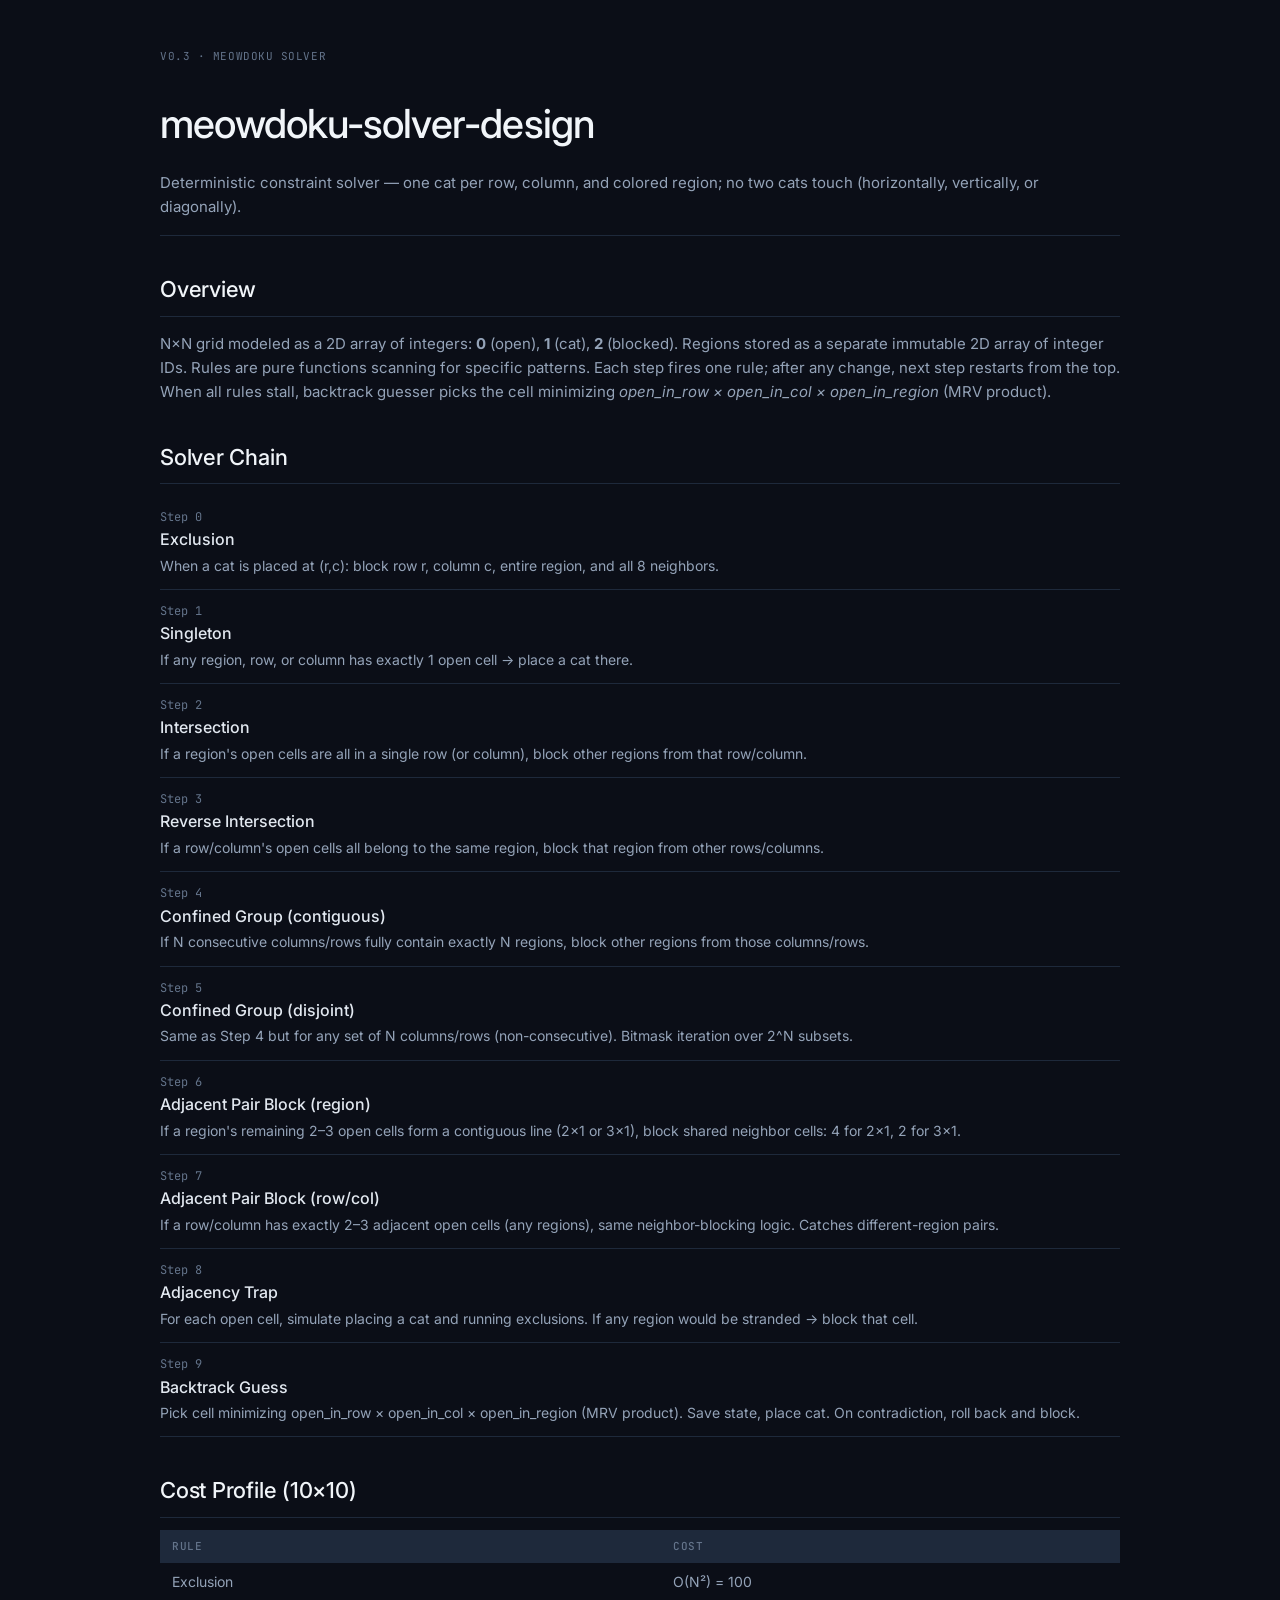
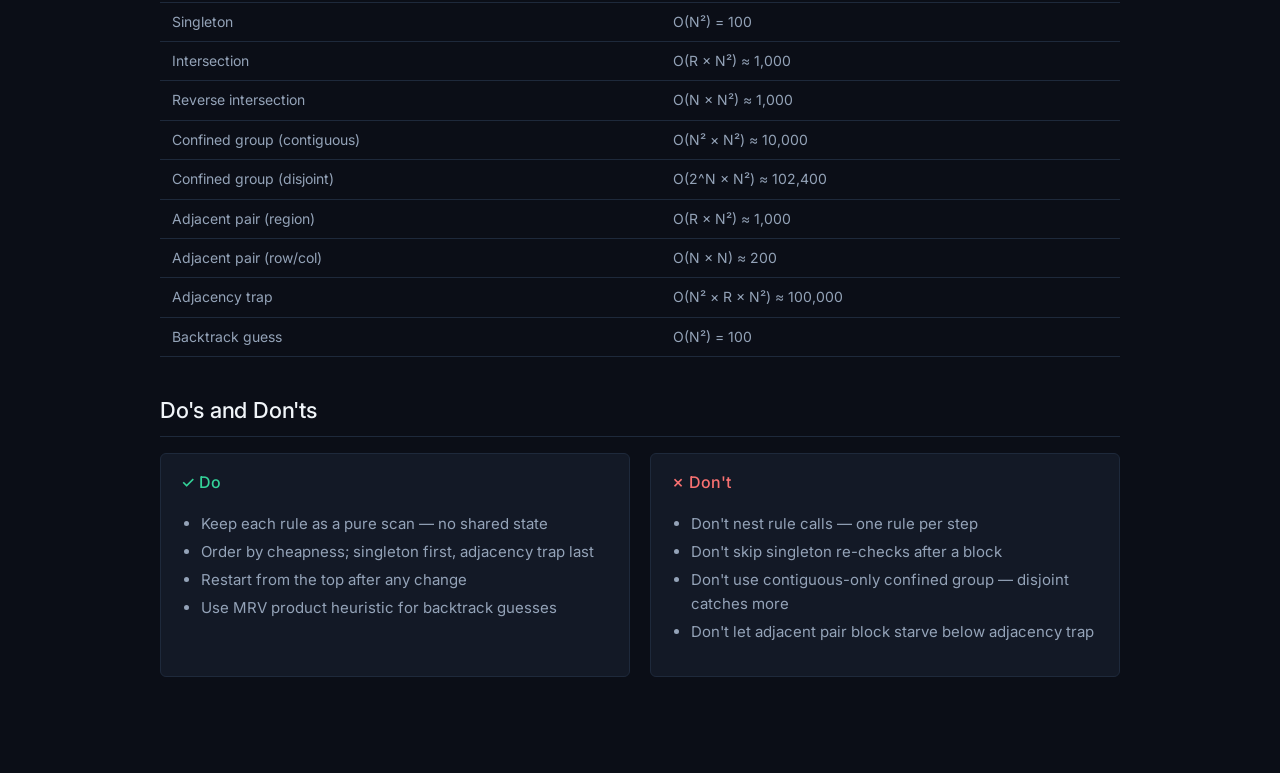
<file: design.html>
<!DOCTYPE html>
<html lang="en">
<head>
<meta charset="UTF-8">
<meta name="viewport" content="width=device-width, initial-scale=1.0">
<title>Meowdoku Solver — Design</title>
<link href="https://fonts.googleapis.com/css2?family=Inter:wght@400;500;600&family=JetBrains+Mono:wght@400;500&display=swap" rel="stylesheet">
<style>
  body { background: #0b0e17; color: #e2e8f0; font-family: Inter, system-ui, sans-serif; line-height: 1.6; padding: 0; margin: 0; }
  .container { max-width: 960px; margin: 0 auto; padding: 48px 24px 80px; }
  h1 { font-size: 40px; font-weight: 500; letter-spacing: -0.8px; color: #f1f5f9; margin-bottom: 8px; }
  h2 { font-size: 22px; font-weight: 500; letter-spacing: -0.22px; color: #f1f5f9; margin-top: 36px; margin-bottom: 12px; border-bottom: 1px solid #1e293b; padding-bottom: 8px; }
  h3 { font-size: 16px; font-weight: 500; color: #cbd5e1; margin-top: 24px; margin-bottom: 8px; }
  p, li { color: #94a3b8; font-size: 15px; }
  p { margin-bottom: 12px; }
  ul, ol { padding-left: 20px; margin-bottom: 16px; }
  li { margin-bottom: 4px; }
  .tag { font-family: 'JetBrains Mono', monospace; font-size: 11px; text-transform: uppercase; letter-spacing: 0.55px; color: #64748b; }
  table { width: 100%; border-collapse: collapse; margin: 12px 0 20px; font-size: 14px; }
  th { background: #1e293b; color: #64748b; font-family: 'JetBrains Mono', monospace; font-size: 11px; text-transform: uppercase; letter-spacing: 0.5px; padding: 8px 12px; text-align: left; font-weight: 500; }
  td { padding: 8px 12px; border-bottom: 1px solid #1e293b; color: #94a3b8; font-size: 14px; }
  .rule { padding: 12px 0; border-bottom: 1px solid #1e293b; }
  .rule:last-child { border: none; }
  .rule-num { font-family: 'JetBrains Mono', monospace; font-size: 12px; color: #64748b; }
  .rule-name { font-weight: 500; color: #e2e8f0; }
  .desc { font-size: 14px; color: #94a3b8; margin-top: 2px; }
  .grid { display: inline-grid; gap: 2px; margin: 8px 0; }
  .grid .row { display: flex; gap: 2px; }
  .cell { width: 28px; height: 28px; border-radius: 3px; display: flex; align-items: center; justify-content: center; font-size: 10px; font-family: 'JetBrains Mono', monospace; }
  .cat { background: #10b981; color: #fff; }
  .blocked { background: #1e293b; color: #475569; }
  .open { background: #1e293b; border: 1px solid #334155; }
  .do-dont { display: grid; grid-template-columns: 1fr 1fr; gap: 20px; margin: 16px 0; }
  .do-list, .dont-list { background: #131926; border: 1px solid #1e293b; border-radius: 6px; padding: 16px 20px; }
  .do-list h3 { color: #34d399; margin: 0 0 8px 0; }
  .dont-list h3 { color: #f87171; margin: 0 0 8px 0; }
  @media (max-width: 640px) { .do-dont { grid-template-columns: 1fr; } }
</style>
</head>
<body>
<div class="container">
  <div class="tag">v0.3 · meowdoku solver</div>
  <h1>meowdoku-solver-design</h1>
  <p style="margin-bottom:32px;border-bottom:1px solid #1e293b;padding-bottom:16px;">Deterministic constraint solver — one cat per row, column, and colored region; no two cats touch (horizontally, vertically, or diagonally).</p>

  <h2>Overview</h2>
  <p>N×N grid modeled as a 2D array of integers: <b>0</b> (open), <b>1</b> (cat), <b>2</b> (blocked). Regions stored as a separate immutable 2D array of integer IDs. Rules are pure functions scanning for specific patterns. Each step fires one rule; after any change, next step restarts from the top. When all rules stall, backtrack guesser picks the cell minimizing <i>open_in_row × open_in_col × open_in_region</i> (MRV product).</p>

  <h2>Solver Chain</h2>

  <div class="rule">
    <div class="rule-num">Step 0</div>
    <div class="rule-name">Exclusion</div>
    <div class="desc">When a cat is placed at (r,c): block row r, column c, entire region, and all 8 neighbors.</div>
  </div>
  <div class="rule">
    <div class="rule-num">Step 1</div>
    <div class="rule-name">Singleton</div>
    <div class="desc">If any region, row, or column has exactly 1 open cell → place a cat there.</div>
  </div>
  <div class="rule">
    <div class="rule-num">Step 2</div>
    <div class="rule-name">Intersection</div>
    <div class="desc">If a region's open cells are all in a single row (or column), block other regions from that row/column.</div>
  </div>
  <div class="rule">
    <div class="rule-num">Step 3</div>
    <div class="rule-name">Reverse Intersection</div>
    <div class="desc">If a row/column's open cells all belong to the same region, block that region from other rows/columns.</div>
  </div>
  <div class="rule">
    <div class="rule-num">Step 4</div>
    <div class="rule-name">Confined Group (contiguous)</div>
    <div class="desc">If N consecutive columns/rows fully contain exactly N regions, block other regions from those columns/rows.</div>
  </div>
  <div class="rule">
    <div class="rule-num">Step 5</div>
    <div class="rule-name">Confined Group (disjoint)</div>
    <div class="desc">Same as Step 4 but for any set of N columns/rows (non-consecutive). Bitmask iteration over 2^N subsets.</div>
  </div>
  <div class="rule">
    <div class="rule-num">Step 6</div>
    <div class="rule-name">Adjacent Pair Block (region)</div>
    <div class="desc">If a region's remaining 2–3 open cells form a contiguous line (2×1 or 3×1), block shared neighbor cells: 4 for 2×1, 2 for 3×1.</div>
  </div>
  <div class="rule">
    <div class="rule-num">Step 7</div>
    <div class="rule-name">Adjacent Pair Block (row/col)</div>
    <div class="desc">If a row/column has exactly 2–3 adjacent open cells (any regions), same neighbor-blocking logic. Catches different-region pairs.</div>
  </div>
  <div class="rule">
    <div class="rule-num">Step 8</div>
    <div class="rule-name">Adjacency Trap</div>
    <div class="desc">For each open cell, simulate placing a cat and running exclusions. If any region would be stranded → block that cell.</div>
  </div>
  <div class="rule">
    <div class="rule-num">Step 9</div>
    <div class="rule-name">Backtrack Guess</div>
    <div class="desc">Pick cell minimizing open_in_row × open_in_col × open_in_region (MRV product). Save state, place cat. On contradiction, roll back and block.</div>
  </div>

  <h2>Cost Profile (10×10)</h2>
  <table>
    <tr><th>Rule</th><th>Cost</th></tr>
    <tr><td>Exclusion</td><td>O(N²) = 100</td></tr>
    <tr><td>Singleton</td><td>O(N²) = 100</td></tr>
    <tr><td>Intersection</td><td>O(R × N²) ≈ 1,000</td></tr>
    <tr><td>Reverse intersection</td><td>O(N × N²) ≈ 1,000</td></tr>
    <tr><td>Confined group (contiguous)</td><td>O(N² × N²) ≈ 10,000</td></tr>
    <tr><td>Confined group (disjoint)</td><td>O(2^N × N²) ≈ 102,400</td></tr>
    <tr><td>Adjacent pair (region)</td><td>O(R × N²) ≈ 1,000</td></tr>
    <tr><td>Adjacent pair (row/col)</td><td>O(N × N) ≈ 200</td></tr>
    <tr><td>Adjacency trap</td><td>O(N² × R × N²) ≈ 100,000</td></tr>
    <tr><td>Backtrack guess</td><td>O(N²) = 100</td></tr>
  </table>

  <h2>Do's and Don'ts</h2>
  <div class="do-dont">
    <div class="do-list">
      <h3>✓ Do</h3>
      <ul>
        <li>Keep each rule as a pure scan — no shared state</li>
        <li>Order by cheapness; singleton first, adjacency trap last</li>
        <li>Restart from the top after any change</li>
        <li>Use MRV product heuristic for backtrack guesses</li>
      </ul>
    </div>
    <div class="dont-list">
      <h3>✗ Don't</h3>
      <ul>
        <li>Don't nest rule calls — one rule per step</li>
        <li>Don't skip singleton re-checks after a block</li>
        <li>Don't use contiguous-only confined group — disjoint catches more</li>
        <li>Don't let adjacent pair block starve below adjacency trap</li>
      </ul>
    </div>
  </div>
</div>
</body>
</html>
</file>
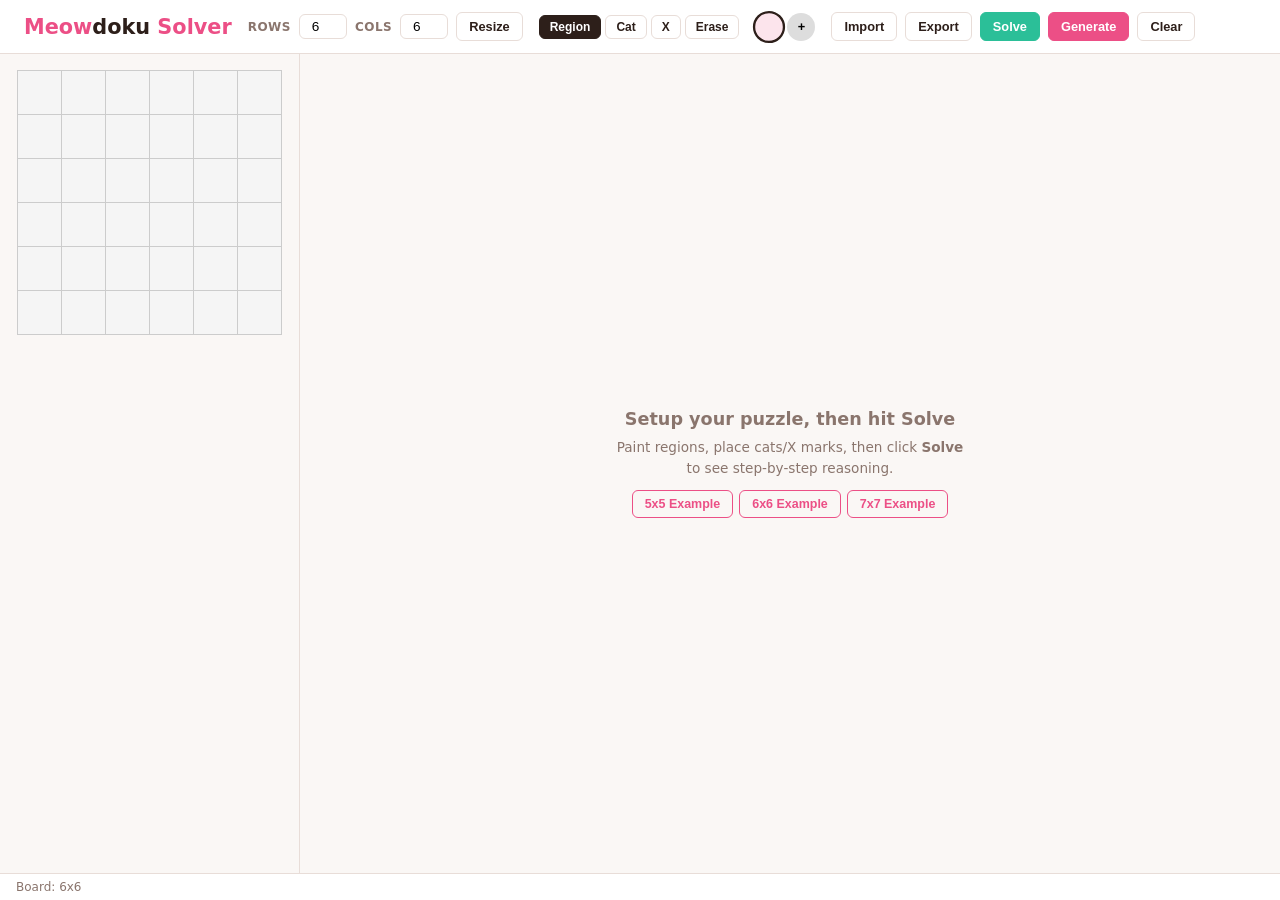
<file: legacy_solver.html>
<!DOCTYPE html>
<html lang="en">
<head>
  <meta charset="UTF-8">
  <meta name="viewport" content="width=device-width, initial-scale=1.0">
  <title>Meowdoku Solver</title>
  <link rel="stylesheet" href="styles.css">
</head>
<body>

<header>
  <h1>Meow<span>doku</span> Solver</h1>
  <div class="toolbar">
    <label>Rows</label>
    <input type="number" id="gridRows" value="6" min="3" max="20">
    <label>Cols</label>
    <input type="number" id="gridCols" value="6" min="3" max="20">
    <button onclick="Editor.resize()">Resize</button>
  </div>
  <div class="toolbar mode-btns" id="editModeBtns">
    <button class="active" data-mode="region" onclick="Editor.setMode('region')">Region</button>
    <button data-mode="cat" onclick="Editor.setMode('cat')">Cat</button>
    <button data-mode="x" onclick="Editor.setMode('x')">X</button>
    <button data-mode="erase" onclick="Editor.setMode('erase')">Erase</button>
  </div>
  <div class="region-palette" id="regionPalette"></div>
  <div class="toolbar">
    <button onclick="Editor.showImport()">Import</button>
    <button onclick="Editor.showExport()">Export</button>
    <button class="green" onclick="Solve.run()">Solve</button>
    <button onclick="GenerateAndLoad()" style="background:var(--accent);color:#fff;border-color:var(--accent)">Generate</button>
    <button onclick="Editor.clear()">Clear</button>
  </div>
</header>

<div class="main">
  <div class="panel editor-panel">
    <div id="gridWrapper"></div>
    <div class="legend" id="legendArea"></div>
  </div>
  <div class="panel solver-panel">
    <div class="empty-state" id="emptyState">
      <h2>Setup your puzzle, then hit Solve</h2>
      <p>Paint regions, place cats/X marks, then click <strong>Solve</strong> to see step-by-step reasoning.</p>
      <div class="example-btns">
        <button onclick="Examples.load(5)">5x5 Example</button>
        <button onclick="Examples.load(6)">6x6 Example</button>
        <button onclick="Examples.load(7)">7x7 Example</button>
      </div>
    </div>
    <div id="solverContent" style="display:none;flex:1;display:flex;flex-direction:column">
      <div class="playback-bar">
        <button id="btnFirst" onclick="Playback.first()" title="First">&#9198;</button>
        <button id="btnPrev" onclick="Playback.prev()" title="Prev">&#9664;</button>
        <button id="btnPlay" onclick="Playback.toggle()" title="Play">&#9654;</button>
        <button id="btnNext" onclick="Playback.next()" title="Next">&#9654;</button>
        <button id="btnLast" onclick="Playback.last()" title="Last">&#9197;</button>
        <span class="step-counter" id="stepCounter">0 / 0</span>
        <label style="font-size:.75rem;color:var(--muted)">Speed</label>
        <input type="range" class="speed-slider" id="speedSlider" min="1" max="10" value="5">
      </div>
      <div class="step-list" id="stepList"></div>
    </div>
  </div>
</div>

<div class="status-bar">
  <span id="statusText">Ready</span>
  <span id="statusInfo"></span>
</div>

<div class="import-modal" id="importModal">
  <div class="modal-content">
    <h3 id="modalTitle" style="margin-bottom:12px;font-size:1rem">Import</h3>
    <textarea id="modalTextarea" spellcheck="false"></textarea>
    <div class="modal-btns">
      <button onclick="Editor.closeModal()">Cancel</button>
      <button id="modalAction" onclick="Editor.modalAction()" style="background:var(--accent);color:#fff;border-color:var(--accent)">Import</button>
    </div>
  </div>
</div>

<div class="complete-overlay" id="completeModal">
  <div class="complete-card">
    <div class="trophy">&#127942;</div>
    <h3>Puzzle Solved!</h3>
    <p id="completeMsg"></p>
    <button onclick="Playback.dismissComplete()">OK</button>
  </div>
</div>

<script src="examples.js"></script>
<script src="generator.js"></script>
<script src="solver.js"></script>
<script src="playback.js"></script>
<script src="editor.js"></script>
</body>
</html>
</file>
<file: styles.css>
*,*::before,*::after{box-sizing:border-box;margin:0;padding:0}
:root{
  --bg:#faf7f5;--surface:#fff;--border:#e8ddd8;--text:#2d1f1a;--muted:#8a756d;
  --accent:#ec4f86;--accent2:#2bbf98;
  --step-cat:#ec4f86;--step-x:#aaa;--step-elim:#ffe0e8;--step-region:#d4f5ea;
  --step-row:#dde8ff;--step-col:#fff3cc;
}
html{font-family:'Segoe UI',system-ui,-apple-system,sans-serif;background:var(--bg);color:var(--text)}
body{min-height:100vh;display:flex;flex-direction:column}

/* Header */
header{background:var(--surface);border-bottom:1px solid var(--border);padding:12px 24px;display:flex;align-items:center;gap:16px;flex-wrap:wrap}
header h1{font-size:1.3rem;font-weight:800;color:var(--accent);white-space:nowrap}
header h1 span{color:var(--text)}

/* Toolbar */
.toolbar{display:flex;gap:8px;align-items:center;flex-wrap:wrap}
.toolbar label{font-size:.75rem;font-weight:600;color:var(--muted);text-transform:uppercase;letter-spacing:.04em}
.toolbar input[type=number]{width:48px;padding:4px 6px;border:1px solid var(--border);border-radius:6px;font-size:.85rem;text-align:center}
.toolbar button{padding:6px 12px;border:1px solid var(--border);border-radius:6px;font-size:.8rem;font-weight:600;background:var(--surface);color:var(--text);cursor:pointer;transition:all .15s}
.toolbar button:hover{border-color:var(--accent);color:var(--accent)}
.toolbar button.green{background:var(--accent2);color:#fff;border-color:var(--accent2)}
.toolbar button.green:hover{background:#23a882}

/* Mode buttons */
.mode-btns{display:flex;gap:4px}
.mode-btns button{padding:4px 10px;border:1px solid var(--border);border-radius:6px;font-size:.75rem;font-weight:700;cursor:pointer;background:var(--surface);transition:all .15s}
.mode-btns button.active{background:var(--text);color:#fff;border-color:var(--text)}

/* Region palette */
.region-palette{display:flex;gap:4px;flex-wrap:wrap;justify-content:center}
.region-palette button{width:28px;height:28px;border-radius:50%;border:2px solid transparent;cursor:pointer;transition:all .15s}
.region-palette button.active{border-color:var(--text);transform:scale(1.15)}
.region-palette button:hover{transform:scale(1.1)}

/* Layout */
.main{display:flex;flex:1;overflow:hidden}
.panel{overflow-y:auto;padding:16px}
.editor-panel{flex:0 0 auto;border-right:1px solid var(--border);display:flex;flex-direction:column;align-items:center;gap:12px;min-width:300px}
.solver-panel{flex:1;display:flex;flex-direction:column;gap:12px}

/* Grid */
table.grid{border-collapse:collapse;margin:0 auto}
table.grid td{width:44px;height:44px;border:1px solid #ccc;text-align:center;vertical-align:middle;cursor:pointer;position:relative;transition:background .2s,box-shadow .2s;font-size:1.1rem;user-select:none}
table.grid td:hover{box-shadow:inset 0 0 0 2px var(--accent)}

/* Solver highlights */
table.grid td.highlight-elim{background:var(--step-elim)!important}
table.grid td.highlight-region{background:var(--step-region)!important}
table.grid td.highlight-row{background:var(--step-row)!important}
table.grid td.highlight-col{background:var(--step-col)!important}
table.grid td.highlight-cat{box-shadow:inset 0 0 0 3px var(--step-cat)!important}
table.grid td.highlight-x{box-shadow:inset 0 0 0 3px var(--step-x)!important}
table.grid td.solved-cat{background:var(--step-cat)!important;color:#fff;font-size:1.3rem}
table.grid td.solved-x{background:#f0e8e8;color:#aaa}

/* Playback */
.playback-bar{display:flex;align-items:center;gap:10px;padding:10px 16px;background:var(--surface);border:1px solid var(--border);border-radius:8px;flex-wrap:wrap}
.playback-bar button{width:36px;height:36px;border-radius:50%;border:1px solid var(--border);background:var(--surface);cursor:pointer;display:flex;align-items:center;justify-content:center;font-size:1rem;transition:all .15s}
.playback-bar button:hover{border-color:var(--accent);color:var(--accent)}
.playback-bar button:disabled{opacity:.3;cursor:default}
.playback-bar .step-counter{font-size:.8rem;font-weight:600;color:var(--muted);min-width:80px;text-align:center}
.speed-slider{-webkit-appearance:none;width:100px;height:4px;border-radius:2px;background:var(--border);outline:none}
.speed-slider::-webkit-slider-thumb{-webkit-appearance:none;width:14px;height:14px;border-radius:50%;background:var(--accent);cursor:pointer}

/* Step list */
.step-list{flex:1;overflow-y:auto;max-height:350px;padding:8px 0}
.step-item{padding:8px 12px;border-left:3px solid transparent;margin:2px 0;border-radius:0 6px 6px 0;cursor:pointer;transition:all .15s;font-size:.82rem;line-height:1.4}
.step-item:hover{background:rgba(0,0,0,.03)}
.step-item.active{background:rgba(236,79,134,.08);border-left-color:var(--accent)}
.step-item .step-num{font-weight:700;color:var(--accent);margin-right:6px}
.step-item .step-type{font-weight:600;color:var(--text)}
.step-item .step-desc{color:var(--muted);margin-top:2px}

/* Modal */
.import-modal{display:none;position:fixed;inset:0;background:rgba(0,0,0,.4);z-index:100;align-items:center;justify-content:center}
.import-modal.show{display:flex}
.import-modal .modal-content{background:var(--surface);border-radius:12px;padding:20px;width:90%;max-width:560px;max-height:80vh;overflow-y:auto}
.import-modal textarea{width:100%;min-height:200px;border:1px solid var(--border);border-radius:8px;padding:10px;font-family:monospace;font-size:.8rem;resize:vertical}
.import-modal .modal-btns{display:flex;gap:8px;justify-content:flex-end;margin-top:12px}
.import-modal .modal-btns button{padding:8px 16px;border-radius:6px;border:1px solid var(--border);font-weight:600;cursor:pointer;font-size:.85rem}

/* Status bar */
.status-bar{padding:6px 16px;background:var(--surface);border-top:1px solid var(--border);font-size:.75rem;color:var(--muted);display:flex;gap:16px}

/* Legend */
.legend{display:flex;gap:12px;flex-wrap:wrap;font-size:.75rem}
.legend span{display:flex;align-items:center;gap:4px}
.legend .dot{width:10px;height:10px;border-radius:2px;display:inline-block}

/* Empty state */
.empty-state{display:flex;flex-direction:column;align-items:center;justify-content:center;height:100%;color:var(--muted);text-align:center;padding:40px}
.empty-state h2{font-size:1.1rem;margin-bottom:8px}
.empty-state p{font-size:.85rem;max-width:360px;line-height:1.5}
.example-btns{display:flex;gap:6px;margin-top:12px;flex-wrap:wrap;justify-content:center}
.example-btns button{padding:6px 12px;border:1px solid var(--accent);border-radius:6px;font-size:.78rem;font-weight:600;color:var(--accent);background:transparent;cursor:pointer;transition:all .15s}
.example-btns button:hover{background:var(--accent);color:#fff}

/* Complete modal */
.complete-overlay{display:none;position:fixed;inset:0;background:rgba(0,0,0,.5);z-index:200;align-items:center;justify-content:center;animation:fadeIn .3s}
.complete-overlay.show{display:flex}
.complete-card{background:var(--surface);border-radius:16px;padding:32px 40px;text-align:center;max-width:380px;width:90%;box-shadow:0 20px 60px rgba(0,0,0,.25);animation:popIn .4s}
@keyframes fadeIn{from{opacity:0}to{opacity:1}}
@keyframes popIn{from{transform:scale(.8);opacity:0}to{transform:scale(1);opacity:1}}
.complete-card .trophy{font-size:3.5rem;margin-bottom:8px}
.complete-card h3{font-size:1.3rem;color:var(--accent2);margin-bottom:6px}
.complete-card p{color:var(--muted);font-size:.88rem;margin-bottom:20px;line-height:1.5}
.complete-card button{padding:10px 32px;border-radius:8px;border:none;font-weight:700;font-size:.9rem;cursor:pointer;background:var(--accent2);color:#fff;transition:all .15s}
.complete-card button:hover{background:#23a882;transform:translateY(-1px)}
</file>
